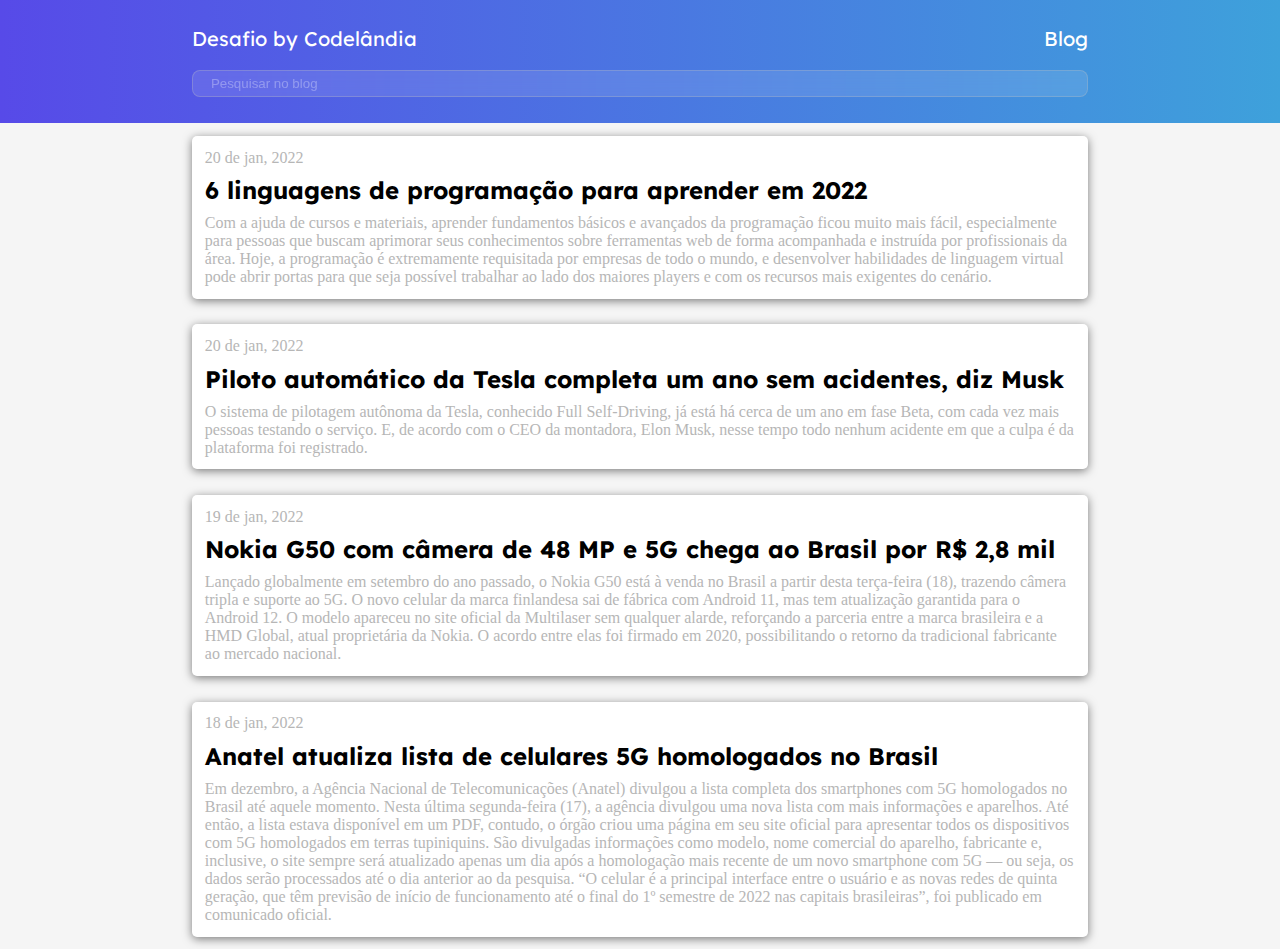
<file: Blog/index.html>
<!DOCTYPE html>
<html lang="en">
<head>
    <meta charset="UTF-8">
    <meta http-equiv="X-UA-Compatible" content="IE=edge">
    <meta name="viewport" content="width=device-width, initial-scale=1.0">
    <title>Blog</title>
    <link rel="stylesheet" href="style.css">
    <link rel="stylesheet" href="variaveis.css">
    <link rel="stylesheet" href="https://use.fontawesome.com/releases/v5.15.4/css/all.css" integrity="sha384-DyZ88mC6Up2uqS4h/KRgHuoeGwBcD4Ng9SiP4dIRy0EXTlnuz47vAwmeGwVChigm" crossorigin="anonymous">
    <link rel="preconnect" href="https://fonts.googleapis.com">
    <link rel="preconnect" href="https://fonts.gstatic.com" crossorigin>
    <link href="https://fonts.googleapis.com/css2?family=Lexend+Deca&display=swap" rel="stylesheet">
</head>
<body>
    <div class="header">
        <div class="subheader">
            <p id="p1">Desafio by Codelândia</p>
            <p id="p2">Blog</p>
        </div>
        <div class="search">
            <i class="fas fa-search lupa"></i>
            <input type="text" placeholder="Pesquisar no blog">
        </div>
    </div>
    <div class="container">
        <div class="card">
            <div class="date">
                <span>20 de jan, 2022</span>
                <i class="far fa-heart"></i>
            </div>
            <div class="title">
                <h2>6 linguagens de programação para aprender em 2022</h2>
            </div>
            <div class="info">
                <p>Com a ajuda de cursos e materiais, aprender fundamentos básicos e avançados da programação ficou muito mais fácil, especialmente para pessoas que buscam aprimorar seus conhecimentos sobre ferramentas web de forma acompanhada e instruída por profissionais da área. Hoje, a programação é extremamente requisitada por empresas de todo o mundo, e desenvolver habilidades de linguagem virtual pode abrir portas para que seja possível trabalhar ao lado dos maiores players e com os recursos mais exigentes do cenário.</p>
            </div>
        </div>
        <div class="card">
            <div class="date">
                <span>20 de jan, 2022</span>
                <i class="far fa-heart"></i>
            </div>
            <div class="title">
                <h2>Piloto automático da Tesla completa um ano sem acidentes, diz Musk</h2>
            </div>
            <div class="info">
                <p>O sistema de pilotagem autônoma da Tesla, conhecido Full Self-Driving, já está há cerca de um ano em fase Beta, com cada vez mais pessoas testando o serviço. E, de acordo com o CEO da montadora, Elon Musk, nesse tempo todo nenhum acidente em que a culpa é da plataforma foi registrado.</p>
            </div>
        </div>
        <div class="card">
            <div class="date">
                <span>19 de jan, 2022</span>
                <i class="far fa-heart"></i>
            </div>
            <div class="title">
                <h2>Nokia G50 com câmera de 48 MP e 5G chega ao Brasil por R$ 2,8 mil</h2>
            </div>
            <div class="info">
                <p>Lançado globalmente em setembro do ano passado, o Nokia G50 está à venda no Brasil a partir desta terça-feira (18), trazendo câmera tripla e suporte ao 5G. O novo celular da marca finlandesa sai de fábrica com Android 11, mas tem atualização garantida para o Android 12.
                    O modelo apareceu no site oficial da Multilaser sem qualquer alarde, reforçando a parceria entre a marca brasileira e a HMD Global, atual proprietária da Nokia. O acordo entre elas foi firmado em 2020, possibilitando o retorno da tradicional fabricante ao mercado nacional.</p>
            </div>
        </div>
        <div class="card">
            <div class="date">
                <span>18 de jan, 2022</span>
                <i class="far fa-heart"></i>
            </div>
            <div class="title">
                <h2>Anatel atualiza lista de celulares 5G homologados no Brasil</h2>
            </div>
            <div class="info">
                <p>Em dezembro, a Agência Nacional de Telecomunicações (Anatel) divulgou a lista completa dos smartphones com 5G homologados no Brasil até aquele momento. Nesta última segunda-feira (17), a agência divulgou uma nova lista com mais informações e aparelhos.
                    Até então, a lista estava disponível em um PDF, contudo, o órgão criou uma página em seu site oficial para apresentar todos os dispositivos com 5G homologados em terras tupiniquins. São divulgadas informações como modelo, nome comercial do aparelho, fabricante e, inclusive, o site sempre será atualizado apenas um dia após a homologação mais recente de um novo smartphone com 5G — ou seja, os dados serão processados até o dia anterior ao da pesquisa.
                    “O celular é a principal interface entre o usuário e as novas redes de quinta geração, que têm previsão de início de funcionamento até o final do 1º semestre de 2022 nas capitais brasileiras”, foi publicado em comunicado oficial.</p>
            </div>
        </div>
    </div>
</body>
</html>
</file>
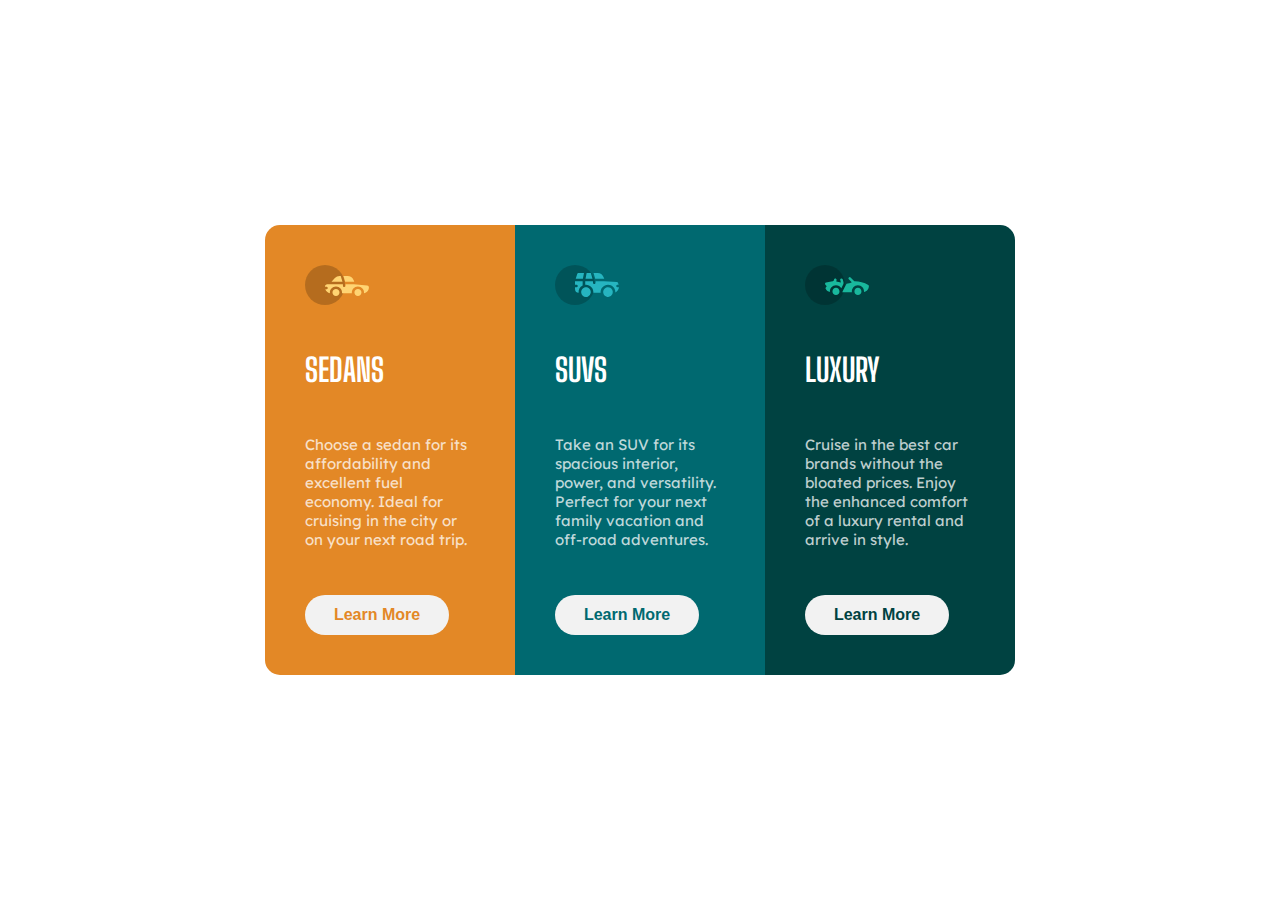
<file: card-selector-template/index.html>
<!DOCTYPE html>
<html lang="en">
<head>
  <meta charset="UTF-8">
  <meta name="viewport" content="width=device-width, initial-scale=1.0">

  <!-- GOOGLE FONTS -->
  <link href="https://fonts.googleapis.com/css2?family=Big+Shoulders+Display&family=Lexend+Deca:wght@200&display=swap" rel="stylesheet">
  
  <!-- STYLE -->
  <link rel="stylesheet" href="style.css">

  <title>Card Select Template</title>
</head>
<body>
  <div class="container">
    <div class="item">
      <div class="sedan">
        <svg width="64" height="40" xmlns="http://www.w3.org/2000/svg"><g fill="none" fill-rule="evenodd"><circle fill="#000" opacity=".201" cx="20" cy="20" r="20"/><path d="M52.936 24.11c1.942 0 3.517 1.542 3.517 3.445 0 1.903-1.575 3.445-3.517 3.445s-3.516-1.542-3.516-3.445c0-1.903 1.574-3.445 3.516-3.445zm-21.957 0c1.942 0 3.517 1.542 3.517 3.445 0 1.903-1.575 3.445-3.517 3.445s-3.516-1.542-3.516-3.445c0-1.903 1.574-3.445 3.516-3.445zm6.948-4.848v1.429c0 .716.61 1.293 1.348 1.259a1.295 1.295 0 001.225-1.295v-1.393h8.256l13.483 1.313c.956.093 1.676.881 1.676 1.814 0 2.89-2.126 5.303-4.926 5.819.397-3.557-2.458-6.62-6.053-6.62-3.646 0-6.504 3.14-6.039 6.723h-9.879c.466-3.588-2.397-6.722-6.039-6.722-3.595 0-6.45 3.062-6.052 6.62-2.14-.398-3.916-1.912-4.61-3.931h1.142c.731 0 1.32-.598 1.285-1.322-.033-.678-.629-1.2-1.322-1.2H20v-.251c0-1.274 1.066-2.243 2.306-2.243h15.62zM42.59 11c2.645 0 4.99 1.556 5.972 3.963l.726 1.779H40.17L38.413 11h4.178zm-6.865 0l1.758 5.741H26.505l3.357-3.654A6.502 6.502 0 0134.644 11h1.082z" fill="#FFD473" fill-rule="nonzero"/></g></svg>
        <h1>SEDANS</h1>
        <p>Choose a sedan for its affordability and excellent fuel economy. Ideal for cruising in the city or on your next road trip.
        </p>
        <input type="button" value="Learn More" id="btnsedan" class="btn">
      </div>
    </div>
    <div class="item">
      <div class="suv">
        <svg width="64" height="40" xmlns="http://www.w3.org/2000/svg"><g fill="none" fill-rule="evenodd"><circle fill="#000" opacity=".201" cx="20" cy="20" r="20"/><path d="M31.002 22.358c2.917 0 5.18 2.593 4.762 5.506a4.828 4.828 0 01-2.962 3.778 4.797 4.797 0 01-5.3-1.165c-1.188-1.26-1.235-2.613-1.263-2.613-.42-2.924 1.857-5.506 4.763-5.506zm22 0c3.457 0 5.798 3.567 4.41 6.744A4.816 4.816 0 0152.3 31.94a4.826 4.826 0 01-4.06-4.077c-.42-2.915 1.846-5.506 4.762-5.506zm-15.04-6.083v1.462a1.29 1.29 0 001.352 1.29c.693-.033 1.227-.631 1.227-1.326v-1.426h8.3l13.056.716a1.29 1.29 0 011.164.917c.27.895.446 1.477.563 1.87h-1.047c-.694 0-1.291.534-1.324 1.228a1.29 1.29 0 001.288 1.352h1.445c-.164 2.225-1.57 4.193-3.6 5.05.13-4.212-3.255-7.63-7.384-7.63-4.317 0-7.762 3.718-7.358 8.086h-7.285c.43-4.655-3.503-8.531-8.131-8.046v-3.543h7.734zm-10.312 0v4.308a7.4 7.4 0 00-4.006 7.274 3.874 3.874 0 01-3.642-3.864v-1.635h1.46a1.29 1.29 0 000-2.58h-1.461v-3.213l.003-.29h7.646zm14.986-8.196c2.65 0 5 1.592 5.984 4.055l.63 1.579a5.525 5.525 0 01-.065-.004l-.026-.002-.034-.002-.022-.002a4.178 4.178 0 00-.224-.006l-.098-.001h-.039l-.136-.001h-.052l-.326-.001H40.211L38.528 8.08zm-13.632 0l-1.122 5.616h-7.144l1.47-4.71a1.29 1.29 0 011.231-.906h5.565zm6.832 0l1.683 5.615h-7.007l1.121-5.615h4.203z" fill="#26B5C0" fill-rule="nonzero"/></g></svg>
        <h1>SUVS</h1>
        <p>Take an SUV for its spacious interior, power, and versatility. Perfect for your next family vacation and off-road adventures.
        </p>
        <input type="button" value="Learn More" id="btnsuv" class="btn">
      </div>
    </div>
   <div class="item">
    <div class="luxury">
      <svg width="64" height="40" xmlns="http://www.w3.org/2000/svg"><g fill="none" fill-rule="evenodd"><circle fill="#000" opacity=".201" cx="20" cy="20" r="20"/><path d="M30.98 22.835c1.941 0 3.516 1.604 3.516 3.583 0 1.978-1.575 3.582-3.517 3.582s-3.516-1.604-3.516-3.582c0-1.979 1.574-3.583 3.516-3.583zm21.956 0c1.942 0 3.517 1.604 3.517 3.583 0 1.978-1.575 3.582-3.517 3.582s-3.516-1.604-3.516-3.582c0-1.979 1.574-3.583 3.516-3.583zm-9.143-10.45a1.27 1.27 0 011.819 0l3.715 3.784c4.444-.115 9.7 1.142 13.964 3.753.387.237.624.664.624 1.124 0 3.006-2.126 5.514-4.926 6.05.397-3.698-2.458-6.882-6.053-6.882-3.646 0-6.504 3.264-6.039 6.99h-9.669c.76-1.544.993-2.026 1.337-2.711l.082-.162c.421-.835 1.056-2.07 2.883-5.65 1.68-.023 3.47-.408 5.247-1.403l-2.984-3.04a1.328 1.328 0 010-1.854zm-7.68 1.064c.683-.2 1.395.202 1.592.898l.749 2.652a3.46 3.46 0 01-.247 2.51l-1.733 3.395-.216.424c-1.07-1.89-3.06-3.114-5.279-3.114-3.595 0-6.45 3.184-6.052 6.885-1.832-.347-3.414-1.537-4.278-3.276a1.331 1.331 0 01.117-1.376l.955-1.303-1.325-1.295c-.751-.735-.376-2.024.64-2.231l6.614-1.346.13-.026c.092-.019.145-.03.157-.031.314-.146 1.07-.591 1.07-1.506 0-.734.592-1.327 1.316-1.31.712.016 1.268.662 1.256 1.388a4.11 4.11 0 01-.348 1.611 22.69 22.69 0 014.7 1.146l-.7-2.473a1.314 1.314 0 01.882-1.622z" fill="#19B89D" fill-rule="nonzero"/></g></svg>
      <h1>LUXURY</h1>
      <p>Cruise in the best car brands without the bloated prices. Enjoy the enhanced comfort of a luxury rental and arrive in style.
      </p>
      <input type="button" value="Learn More" id="btnluxury" class="btn">
    </div>
   </div>
  </div>
</body>
</html>
</file>
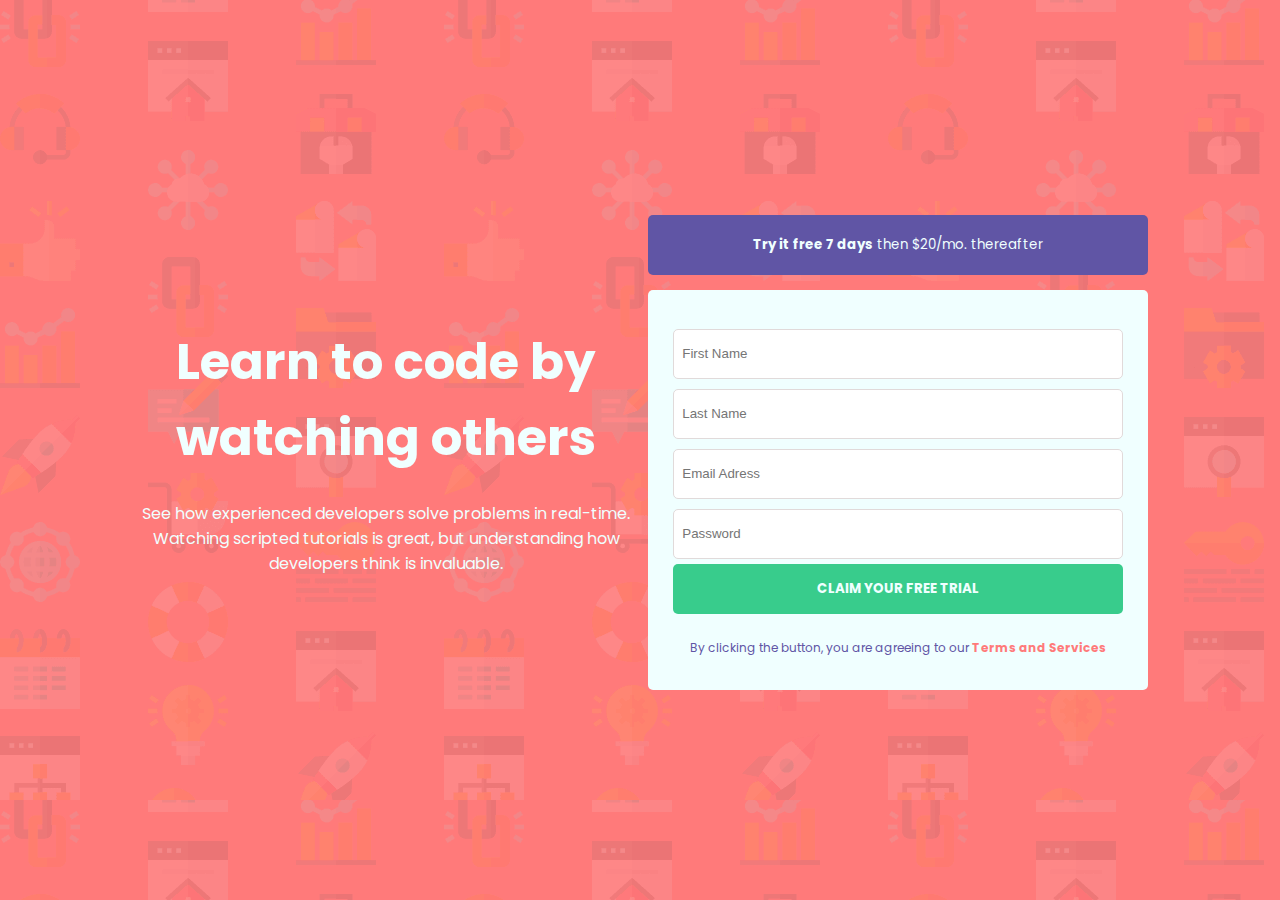
<file: intro-component-with-signup-form/index.html>
<!DOCTYPE html>
<html lang="en">
<head>
  <meta charset="UTF-8">
  <meta name="viewport" content="width=device-width, initial-scale=1.0"> 
  <link rel="icon" type="image/png" sizes="32x32" href="./images/favicon-32x32.png">
  <!-- <Link CSS> -->
  <link rel="stylesheet" href="style.css">
  
  <!-- <Link Google Fonts> -->
  <link href="https://fonts.googleapis.com/css2?family=Poppins:wght@400;500;600;700&display=swap" rel="stylesheet">

  <title>Intro component with sign up form</title>
</head>
<body>
  <div class="fundo">
    <div class="container">
      <div class="info">
        <h1>Learn to code by watching others</h1>
        <p>See how experienced developers solve problems in real-time. Watching scripted tutorials is great, 
          but understanding how developers think is invaluable. 
        </p>
      </div>
      <div class="formulario">
        <button id="btn1"><strong>Try it free 7 days</strong> then $20/mo. thereafter </button>
        <div class="formin">
          <input type="text" placeholder="First Name" class="inp">
          <input type="text" placeholder="Last Name" class="inp">
          <input type="text" placeholder="Email Adress" class="inp">
          <input type="text" placeholder="Password" class="inp">
          <input type="button" value="CLAIM YOUR FREE TRIAL" id="btn2">
          <p>By clicking the button, you are agreeing to our <span>Terms and Services</span></p>
        </div>
      </div>
    </div>
  </div>
</body>
</html>
</file>
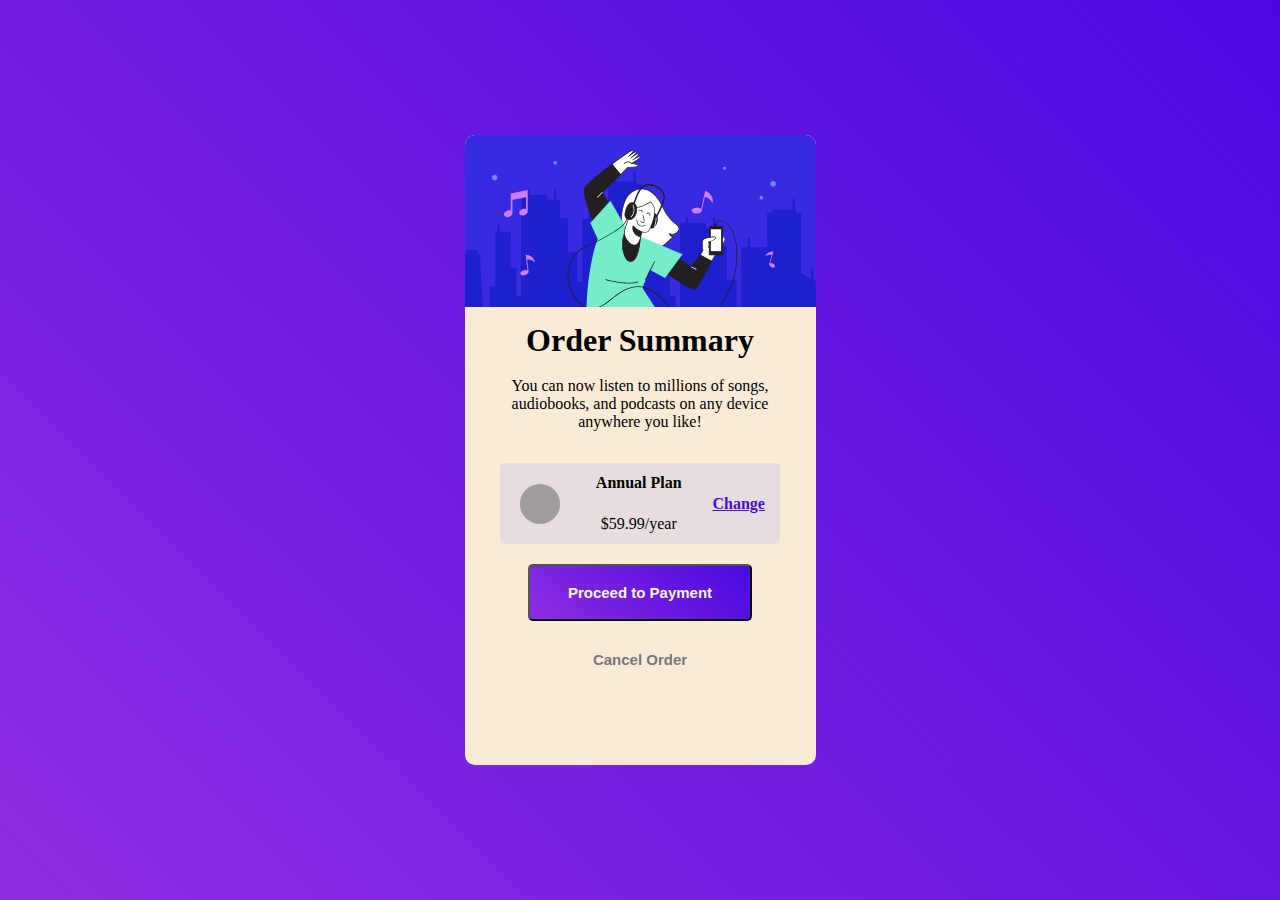
<file: order_payment_template/index.html>
<!DOCTYPE html>
<html lang="pt-br">
<head>
  <meta charset="UTF-8">
  <meta name="viewport" content="width=device-width, initial-scale=1.0">

  <!-- FONTAWESOME -->
  <link rel="stylesheet" href="https://use.fontawesome.com/releases/v5.15.4/css/all.css" integrity="sha384-DyZ88mC6Up2uqS4h/KRgHuoeGwBcD4Ng9SiP4dIRy0EXTlnuz47vAwmeGwVChigm" crossorigin="anonymous">
  
  <!-- FAVICON -->
  <link rel="icon" type="image/png" sizes="32x32" href="./images/favicon-32x32.png">
  
  <!-- STYLES -->
  <link rel="stylesheet" href="style.css">
  
  <title>Frontend Mentor | Order summary card</title>
</head>
<body>
  <div class="container">
    <div class="card">
      <img src=".\images/illustration-hero.svg" alt="Pessoa dançando">
      <div class="info">
        <h1>Order Summary</h1> <br>
        <p>You can now listen to millions of songs, audiobooks, and podcasts on any device anywhere you like!
        </p>
      </div>
      <div class="payment">
        <i class="fas fa-music"></i>
        <div class="signature">
          <span style="font-weight: bold;">Annual Plan</span>
         $59.99/year
        </div>
        <a href="http://">Change</a>
      </div>
      <div class="buttons">
        <input type="button" value="Proceed to Payment" id="btn1">
        <input type="button" value="Cancel Order" id="btn2">
      </div>
    </div>
  </div>
</body>
</html>
</file>
<file: Blog/style.css>
* {
    margin: 0;
    padding: 0;
    box-sizing: border-box;
}

body {
    display: flex;
    flex-direction: column;
    height: 100%;
}

.header {
    display: flex;
    flex-direction: column;
    align-items: center;
    height: 30%;
    min-height: 123px;
    background: var(--linear);
    justify-content: space-between;
    padding: 2% 0;
}

.subheader{
    display: flex;
    flex-direction: row;
    justify-content: space-between;
    width: 70%;
    margin-bottom: 1%;
    font-size: 20px;
    font-family: 'Lexend Deca', sans-serif;
}

.search {
        display: flex;
        flex-direction: row;
        width: 70%;
        height: 40%;
        border: 1px solid rgba(192, 191, 191, 0.315);
        border-radius: 8px;
        background: rgba(255, 255, 255, 0.1);
        backdrop-filter: blur(10px);
        -webkit-backdrop-filter: blur(10px);
        justify-content: flex-start;
        align-items: center;
}

::-webkit-input-placeholder{
    color:rgba(355, 455, 355, 0.3);
  }

.lupa {
    color: var(--white);
    padding: 0 1%
}

i:hover {
    cursor: pointer;
}

input {
    width: 100%;
    height: 100%;
    min-height: 25px;
    background: none;
    border:none;
    color: var(--white);
    outline: none;
} 

.container {
    display: flex;
    flex-direction: column;
    height: 100%;
    min-height: 799px;
    width: 100%;
    align-content: center;
    justify-content: center;
    align-items: center;
    background-color: whitesmoke;
}

#p1,
#p2 {
    color:white;
}

p, 
.date {
    color: var(--text);
}

.subheader {
    color: var(--white)
}

.card {
    background-color: var(--white);
    display: flex;
    flex-direction: column;
    height: 40%;
    width: 70%;
    margin: 1% 0;
    padding: 1%;
    border-radius: 5px;
    box-shadow: 0 2px 10px rgba(0, 0, 0, 0.50);
}

.date {
    display: flex;
    flex-direction: row;
    align-content: space-between;
    align-items: flex-start;
    justify-content: space-between;
    margin: 0 0 1% 0;
}

.title {
    margin: 0 0 1% 0;
    font-family: 'Lexend Deca', sans-serif;
}
</file>
<file: Blog/variaveis.css>
:root {
  --blue: #3EA1DB;
  --blue-dark: #574AE8;
  --white: #FFF;

  --title: #313131;
  --text: #B6B6B6;
  
  --linear: linear-gradient(90deg, #574AE8 0%, #3EA1DB 100%);
}
</file>
<file: card-selector-template/style.css>
* {
    margin:0;
    padding: 0;
    box-sizing: border-box;
}

body {
    display: flex;
    height: 100vh;
    flex-direction: column;
    justify-content: space-evenly;
    align-items: center;
}

.container {
    display: flex;
    align-content: center;
}

.sedan {
    border-top-left-radius: 15px;
    border-bottom-left-radius: 15px;
    background-color: hsl(31, 77%, 52%);
    color: white;
    height: 450px;
    width: 250px;
    padding: 40px;
    display: flex;
    flex-direction: column;
    justify-content: space-between;
}

.suv {
    background-color: hsl(184, 100%, 22%);
    color: white;
    height: 450px;
    width: 250px;
    padding: 40px;
    display: flex;
    flex-direction: column;
    justify-content: space-between;
}

.luxury {
    border-top-right-radius: 15px;
    border-bottom-right-radius: 15px;
    background-color: hsl(179, 100%, 13%);
    color: white;
    height: 450px;
    width: 250px;
    padding: 40px;
    display: flex;
    flex-direction: column;
    justify-content: space-between;
}

h1 {
    font-family: 'Big Shoulders Display', cursive;
}

p {
    font-family: 'Lexend Deca', sans-serif;
    color: hsla(0, 0%, 100%, 0.75);
    font-size: 15px;
}

.btn {
    border-radius: 40px;
}

#btnsedan {
    background-color: hsl(0, 0%, 95%);
    color: hsl(31, 77%, 52%);
    border: none;
    font-size:16px;
    font-weight: bold;
    width: 9rem;
    height: 40px;
}

#btnsedan:hover {
    border:1px solid hsl(0, 0%, 95%);
    background-color: hsl(31, 77%, 52%);
    color:hsl(0, 0%, 95%);
    cursor: pointer;
}

#btnsuv {
    background-color: hsl(0, 0%, 95%);
    color: hsl(184, 100%, 22%);
    border: none;
    font-size:16px;
    font-weight: bold;
    width: 9rem;
    height: 40px;
}

#btnsuv:hover {
    border:1px solid hsl(0, 0%, 95%);
    background-color: hsl(184, 100%, 22%);
    color:hsl(0, 0%, 95%);
    cursor: pointer;
}

#btnluxury {
    background-color: hsl(0, 0%, 95%);
    color: hsl(179, 100%, 13%);
    border: none;
    font-size:16px;
    font-weight: bold;
    width: 9rem;
    height: 40px;
}

#btnluxury:hover {
    border:1px solid hsl(0, 0%, 95%);
    background-color: hsl(179, 100%, 13%);
    color:hsl(0, 0%, 95%);
    cursor: pointer;
}
</file>
<file: intro-component-with-signup-form/style.css>
* {
    margin:0;
    padding: 0;
    box-sizing: border-box;
}

body {
    height: 100vh;
    width: 100vw;
}

.fundo {
    background-image: url("images/bg-intro-desktop.png");
    display: flex;
    background-color: hsl(0, 100%, 74%);
    height: 100%;
    width: 100%;
    align-content: center;
    justify-content: center;
    align-items: center;
}

.container {
    display: flex;
    height: 80%;
    width: 80%;
    align-items: center;
}

.info {
    color:azure;
    font-size: 16px;
    height: 90%;
    width: 90%;
    display: flex;
    flex-direction: column;
    justify-content: center;
    align-items: center;
    padding: 10px;
    text-align: center;
    font-family: 'Poppins', sans-serif;
}

h1{
    font-size: 50px;
}

p{
    padding-top: 25px;
}

.formulario {
    display: flex;
    flex-direction: column;
    padding: 10px 0 5px 0;
    height: 90%;
    width: 90%;
    justify-content: center;
    align-items: center;
    border-radius: 8px;
    font-family: 'Poppins', sans-serif;
}

.formin {
    display: flex;
    flex-direction: column;
    justify-content: center;
    align-items: center;
    height: 400px;
    width: 500px;
    background-color: azure;
    border-radius: 5px;
}

#btn1 {
    background-color: hsl(248, 32%, 49%);
    border: none;
    color:azure;
    border-radius: 5px;
    width: 500px;
    height: 60px;
    margin-bottom: 15px;
    font-family: 'Poppins', sans-serif;
}

#btn1:hover {
    border: 3px solid hsl(248, 32%, 49%);
    outline: none;
    box-shadow: 0 0 10px hsl(248, 32%, 49%);
    cursor: pointer;
}

#btn2 {
    background-color: hsl(154, 59%, 51%);
    border:none;
    color:azure;
    font-weight: bold;
    border-radius: 5px;
    height: 50px;
    width: 90%;
    font-family: 'Poppins', sans-serif;
}

#btn2:hover {
    border: 3px solid hsl(154, 59%, 51%);
    outline: none;
    box-shadow: 0 0 10px hsl(154, 59%, 51%);
    cursor: pointer;
}

.inp {
    border:hsl(0, 11%, 87%) 1px solid;
    border-radius: 5px;
    width: 90%;
    height: 50px;
    margin: 5px;
    padding: 8px;
}

.inp:focus {
    border:2px solid hsl(248, 32%, 49%);
    outline: none;
    box-shadow: 0 0 8px hsl(248, 32%, 49%);
}

span {
    color: hsl(0, 100%, 74%);
    font-weight: bold;
}

span:hover {
    cursor: pointer;
}

.formin p {
    text-align: center;
    font-size: 12px;
    color:hsl(248, 32%, 49%);
}
</file>
<file: order_payment_template/style.css>
* {
    margin:0; padding: 0; box-sizing: border-box;
}

body {
    height: 100vh;
}

.container {
    background-repeat: no-repeat;
    display: flex;
    justify-content: center;
    align-items: center;
    height: 100%;
    width: 100%;
    background: linear-gradient(45deg, #8e2de2, #4a08e0);
}

.card {
    display: flex;
    flex-direction: column;
    border-radius: 10px;
    background-color: antiquewhite;
    width: 24%;
    height: 70%;
    min-width: 351px;
    min-height: 618px;
    text-align: center;
    align-items: center;
}

.info {
    margin: 15px 20px 15px 20px;
    width: 90%;
    height: 20%;
}


img {
    width: 100%;
    border-top-left-radius: 10px;
    border-top-right-radius: 10px;
}

.fas {
    margin: 5px;
    background-color: rgb(161, 156, 156);
    height: 2.5rem;
    width: 2.5rem;
    border-radius: 50%;
}

i.fas.fa-music {
    display: flex;
    flex-direction: row;
    justify-content: center;
    align-items: center;
    align-self: center;
}

.payment {
    justify-self: center;
    display: flex;
    flex-direction: row;
    justify-content: space-around;
    flex-wrap: wrap;
    text-align: center;
    border-radius: 5px;
    background-color: rgb(230, 222, 222);
    width: 80%;
    height: 13%;
}

.signature {
    display: grid;
    align-items: center;
}

a {
    align-self: center;
    color: #4a08e0;
    font-weight: bold;
}

.buttons {
    margin-top: 20px;
    width: 80%;
    height: 30%;
}

#btn1 {
    background: linear-gradient(45deg, #8e2de2, #4a08e0);
    color: beige;
    border-radius: 5px;
    width: 80%;
    height: 30%;
    font-size: 15px;
    font-weight: bold;
}

#btn1:hover {
    cursor: pointer;
    background: linear-gradient(45deg, #4a08e0, #8e2de2);
  outline-color: rgba(255, 255, 255, 0);
  outline-offset: 15px;
  text-shadow: 1px 1px 2px #427388; 
}


#btn2 {
    border: none;
    background-color: transparent;
    color:#77757c;
    border-radius: 5px;
    width: 80%;
    height: 30%;
    font-size: 15px;
    font-weight: bold;
    margin-top: 10px;
}

#btn2:hover {
    color: black;
    cursor: pointer;
    background: linear-gradient(45deg, #dbd9dd, #8d8997);
}

/* Layout Responsivo */

@media (max-width: 425px) {
    .card {
        width: 90%;
        min-height: 474px;
        min-width: 262px;
    }
}

@media (max-height: 640px) {
    .card {
        width: 80%;
        min-height: 618px;
    }
}

@media (max-width: 768px) {
    .card {
        width: 70%;
    }
}

@media (max-width: 1024px) {
    .card {
        width: 35%;
    }
}
</file>
